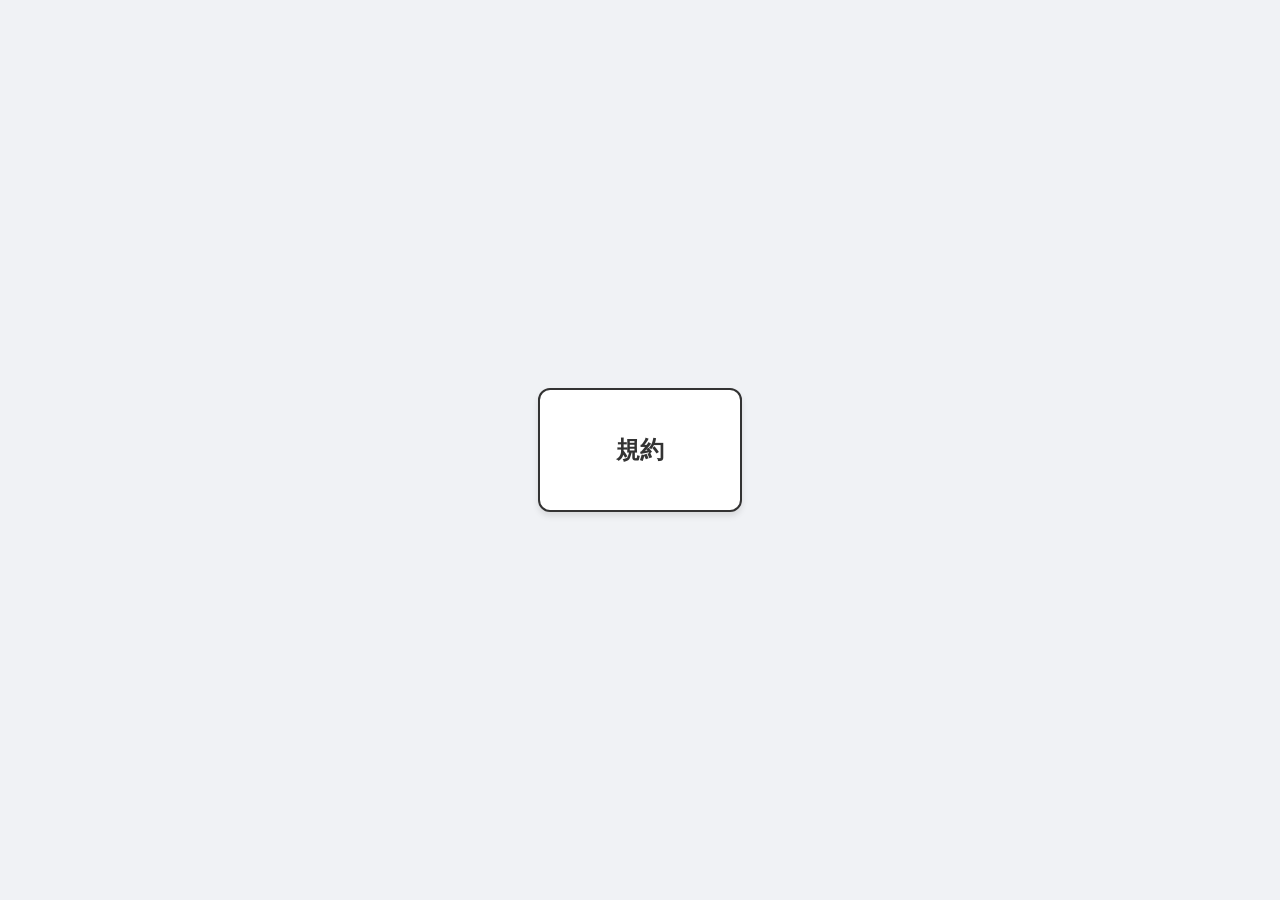
<file: index.html>
<!DOCTYPE html>
<html lang="ja">
<head>
    <meta charset="UTF-8">
    <meta name="viewport" content="width=device-width, initial-scale=1.0">
    <title>ホーム</title>
    <style>
        /* ページ全体の設定 */
        body {
            margin: 0;
            padding: 0;
            background-color: #f0f2f5; /* 薄いグレーの背景 */
            font-family: "Helvetica Neue", Arial, "Hiragino Kaku Gothic ProN", "Hiragino Sans", Meiryo, sans-serif;
            height: 100vh; /* 画面いっぱいの高さ */
            display: flex;
            justify-content: center; /* 横方向の中央揃え */
            align-items: center; /* 縦方向の中央揃え */
        }

        /* ボタンを囲むコンテナ */
        .button-container {
            display: flex;
            gap: 40px; /* ボタン同士の間隔 */
        }

        /* ボタンの共通デザイン */
        .big-button {
            display: flex;
            justify-content: center;
            align-items: center;
            width: 200px;  /* 幅 */
            height: 120px; /* 高さ */
            background-color: #ffffff;
            color: #333;
            text-decoration: none; /* 下線を消す */
            font-size: 24px;
            font-weight: bold;
            border: 2px solid #333; /* 枠線 */
            border-radius: 12px; /* 角丸 */
            box-shadow: 0 4px 6px rgba(0,0,0,0.1); /* 影 */
            transition: all 0.3s ease; /* アニメーション設定 */
        }

        /* ホバー時（マウスを乗せた時）の動き */
        .big-button:hover {
            background-color: #333;
            color: #fff;
            transform: translateY(-5px); /* 少し浮き上がる */
            box-shadow: 0 8px 12px rgba(0,0,0,0.2);
        }

        /* スマートフォン向けの調整 */
        @media (max-width: 600px) {
            .button-container {
                flex-direction: column; /* 縦並びにする */
            }
        }
    </style>
</head>
<body>

    <div class="button-container">
        <a href="kiyaku.html" class="big-button">規約</a>
    </div>

</body>
</html>
</file>
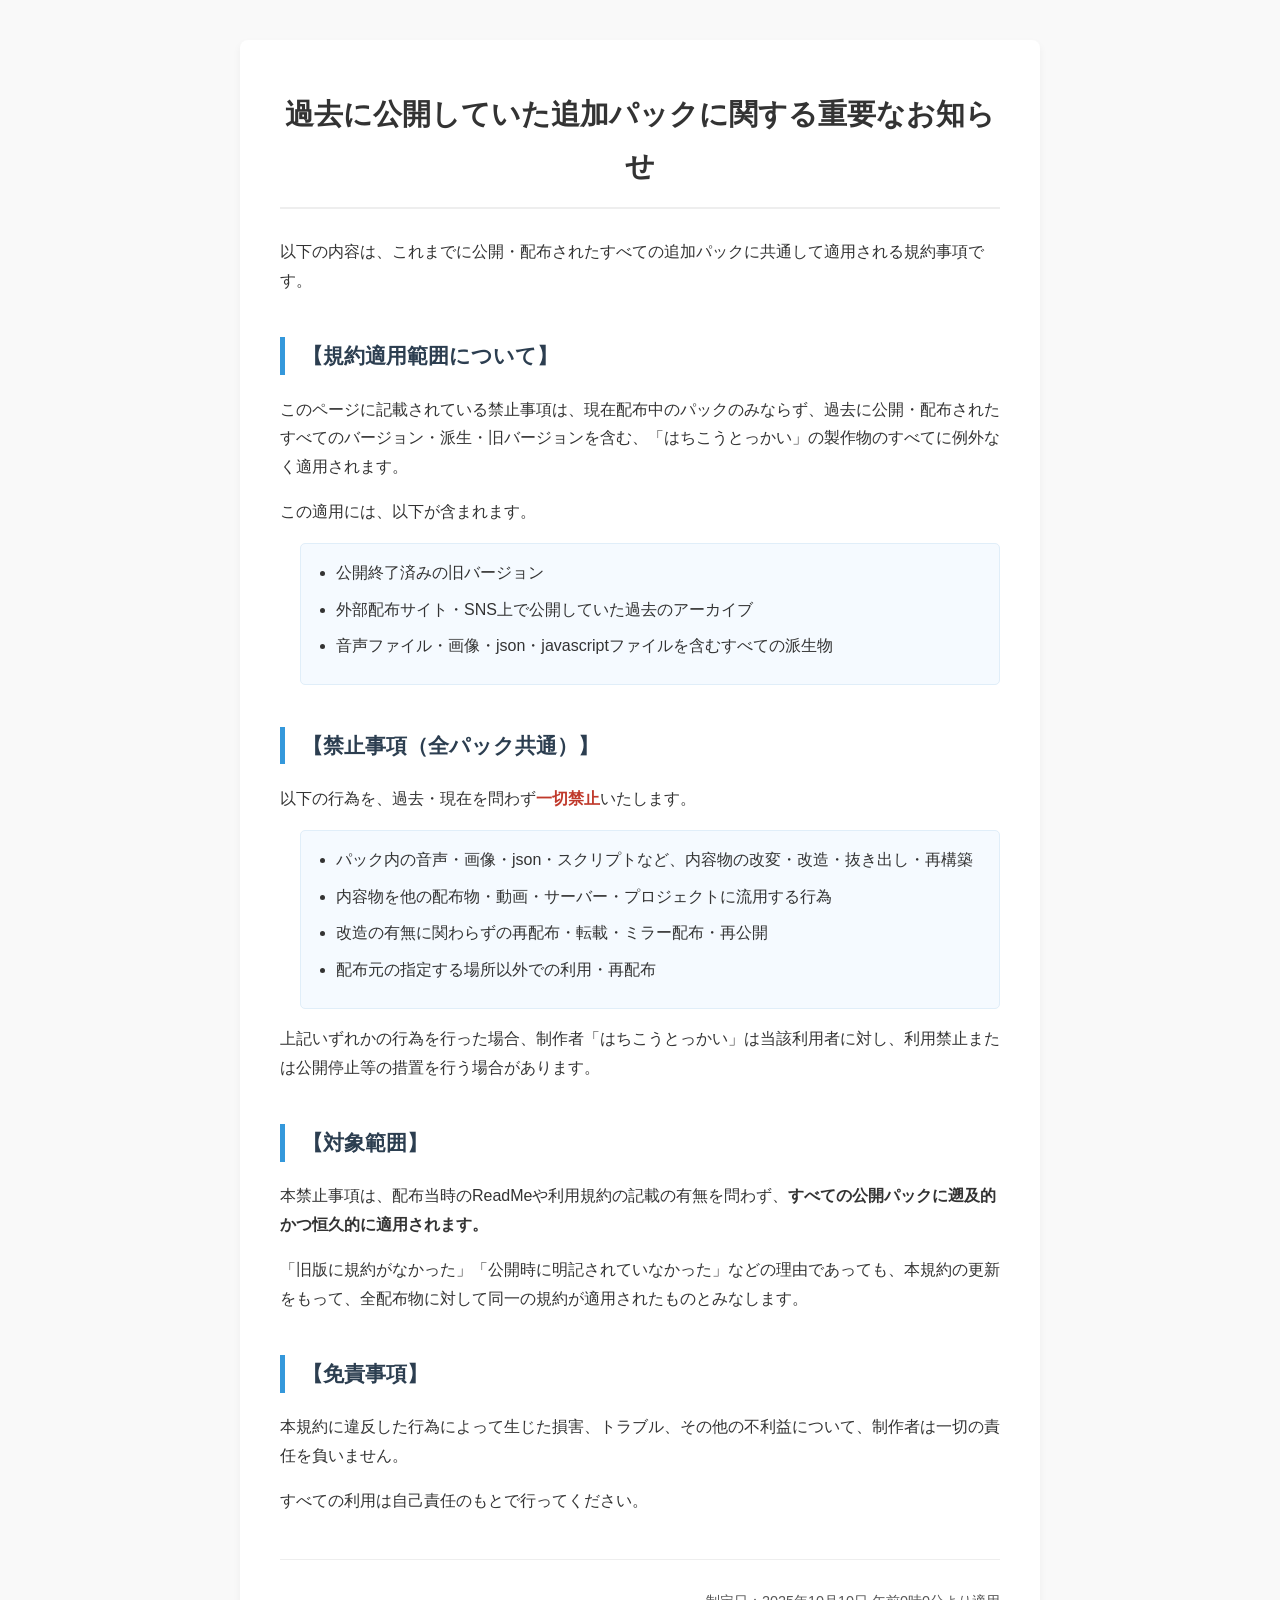
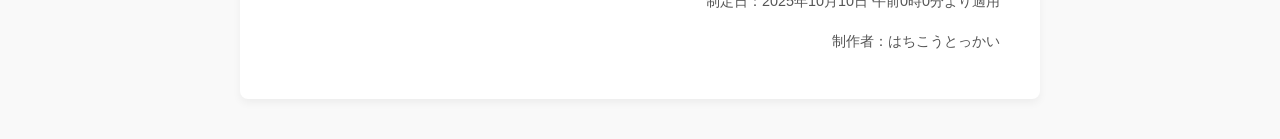
<file: kiyaku.html>
<!DOCTYPE html>
<html lang="ja">
<head>
    <meta charset="UTF-8">
    <meta name="viewport" content="width=device-width, initial-scale=1.0">
    <title>利用規約 | はちこうとっかい</title>
    <style>
        body {
            font-family: -apple-system, BlinkMacSystemFont, "Segoe UI", Roboto, "Helvetica Neue", Arial, "Noto Sans", sans-serif, "Apple Color Emoji", "Segoe UI Emoji", "Segoe UI Symbol", "Noto Color Emoji";
            line-height: 1.8;
            color: #333;
            max-width: 800px;
            margin: 40px auto;
            padding: 0 20px;
            background-color: #f9f9f9;
        }
        .container {
            background-color: #fff;
            padding: 30px 40px;
            border-radius: 8px;
            box-shadow: 0 4px 8px rgba(0,0,0,0.05);
        }
        h1 {
            font-size: 1.8em;
            text-align: center;
            border-bottom: 2px solid #eee;
            padding-bottom: 0.5em;
            margin-bottom: 1em;
        }
        h2 {
            font-size: 1.3em;
            color: #2c3e50;
            border-left: 5px solid #3498db;
            padding-left: 0.8em;
            margin-top: 2em;
            margin-bottom: 1em;
        }
        p {
            margin-bottom: 1em;
        }
        ul {
            list-style-type: disc;
            margin-left: 20px;
            padding-left: 1em;
            background-color: #f5faff;
            border: 1px solid #e0eef9;
            border-radius: 5px;
            padding: 15px 15px 15px 35px;
        }
        li {
            margin-bottom: 0.5em;
        }
        .warning {
            color: #c0392b;
            font-weight: bold;
        }
        .footer {
            text-align: right;
            margin-top: 3em;
            padding-top: 1em;
            border-top: 1px solid #eee;
            font-size: 0.9em;
            color: #555;
        }
    </style>
</head>
<body>

    <div class="container">
        <h1>過去に公開していた追加パックに関する重要なお知らせ</h1>
        
        <p>以下の内容は、これまでに公開・配布されたすべての追加パックに共通して適用される規約事項です。</p>

        <h2>【規約適用範囲について】</h2>
        <p>
            このページに記載されている禁止事項は、現在配布中のパックのみならず、過去に公開・配布されたすべてのバージョン・派生・旧バージョンを含む、「はちこうとっかい」の製作物のすべてに例外なく適用されます。
        </p>
        <p>この適用には、以下が含まれます。</p>
        <ul>
            <li>公開終了済みの旧バージョン</li>
            <li>外部配布サイト・SNS上で公開していた過去のアーカイブ</li>
            <li>音声ファイル・画像・json・javascriptファイルを含むすべての派生物</li>
        </ul>

        <h2>【禁止事項（全パック共通）】</h2>
        <p>以下の行為を、過去・現在を問わず<span class="warning">一切禁止</span>いたします。</p>
        <ul>
            <li>パック内の音声・画像・json・スクリプトなど、内容物の改変・改造・抜き出し・再構築</li>
            <li>内容物を他の配布物・動画・サーバー・プロジェクトに流用する行為</li>
            <li>改造の有無に関わらずの再配布・転載・ミラー配布・再公開</li>
            <li>配布元の指定する場所以外での利用・再配布</li>
        </ul>
        <p>
            上記いずれかの行為を行った場合、制作者「はちこうとっかい」は当該利用者に対し、利用禁止または公開停止等の措置を行う場合があります。
        </p>

        <h2>【対象範囲】</h2>
        <p>
            本禁止事項は、配布当時のReadMeや利用規約の記載の有無を問わず、<strong>すべての公開パックに遡及的かつ恒久的に適用されます。</strong>
        </p>
        <p>
            「旧版に規約がなかった」「公開時に明記されていなかった」などの理由であっても、本規約の更新をもって、全配布物に対して同一の規約が適用されたものとみなします。
        </p>

        <h2>【免責事項】</h2>
        <p>
            本規約に違反した行為によって生じた損害、トラブル、その他の不利益について、制作者は一切の責任を負いません。
        </p>
        <p>
            すべての利用は自己責任のもとで行ってください。
        </p>

        <div class="footer">
            <p>制定日：2025年10月10日 午前0時0分より適用</p>
            <p>制作者：はちこうとっかい</p>
        </div>
    </div>

</body>
</html>
</file>
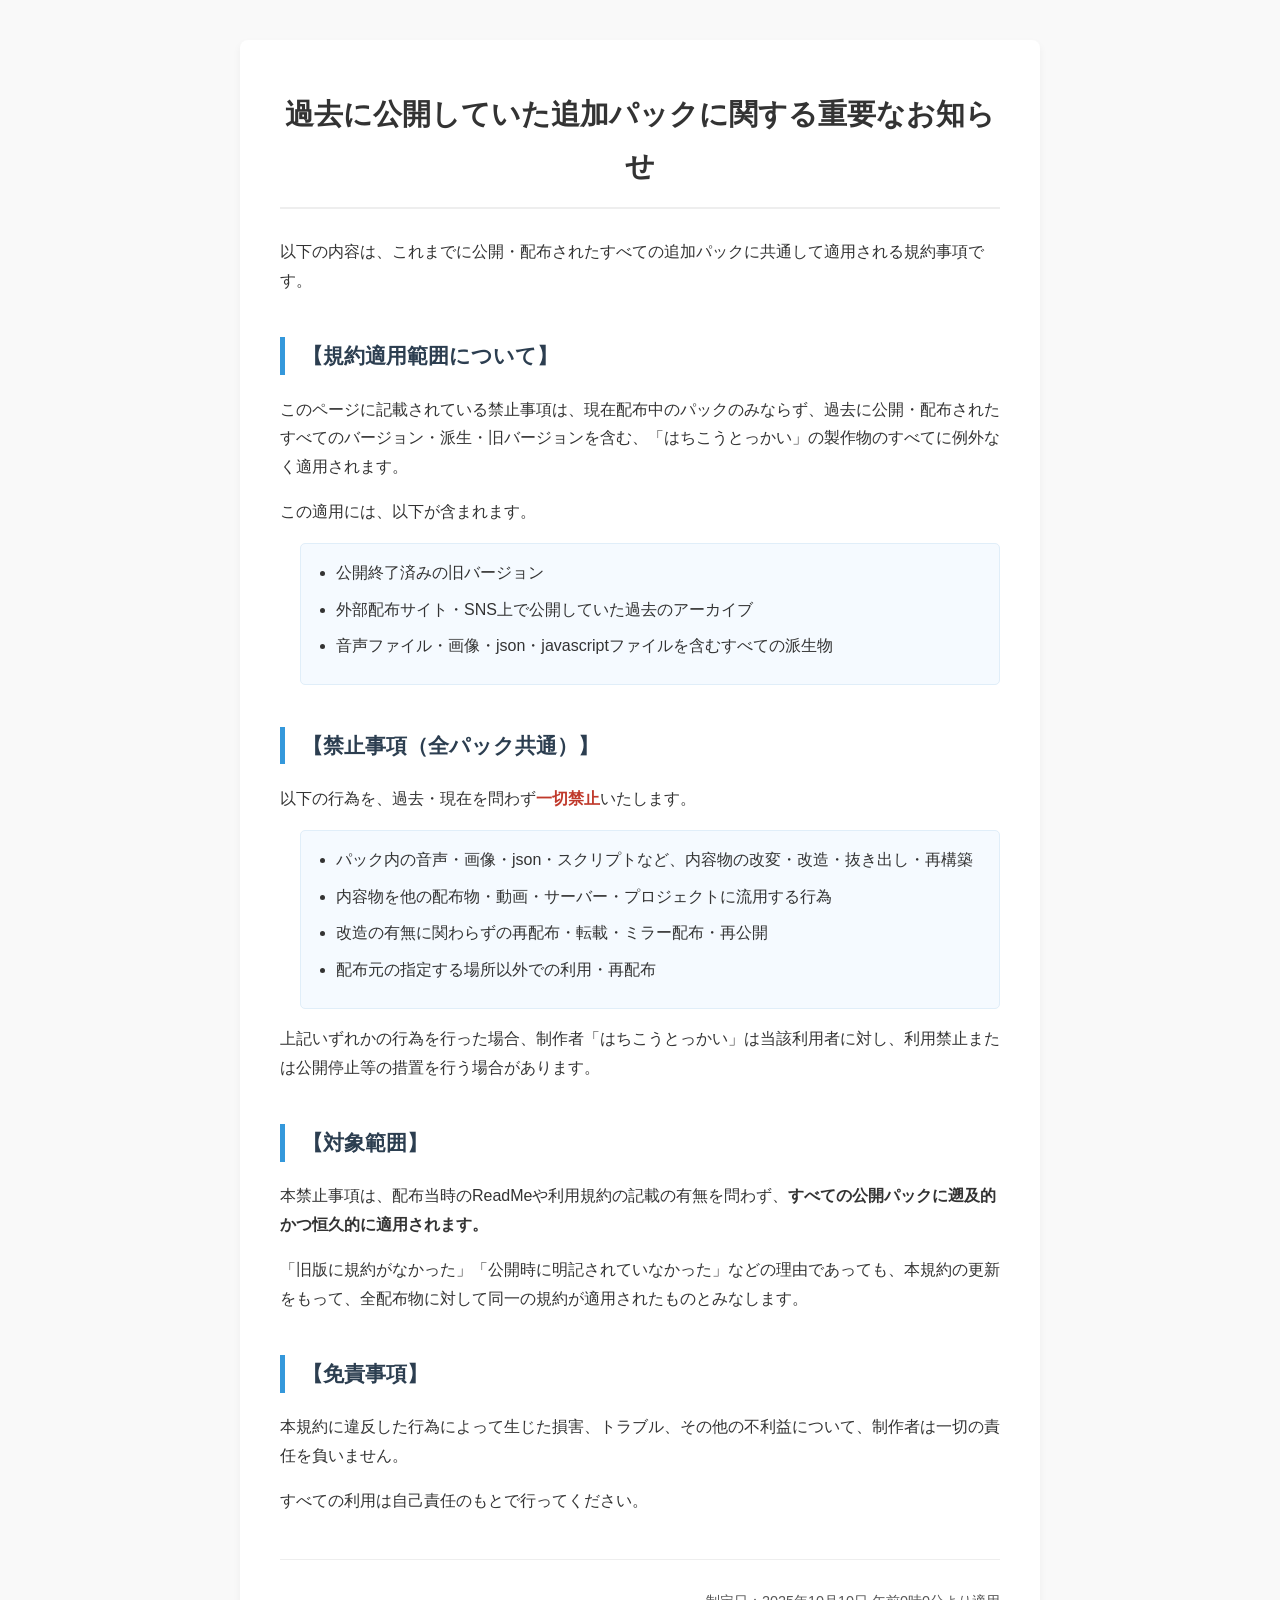
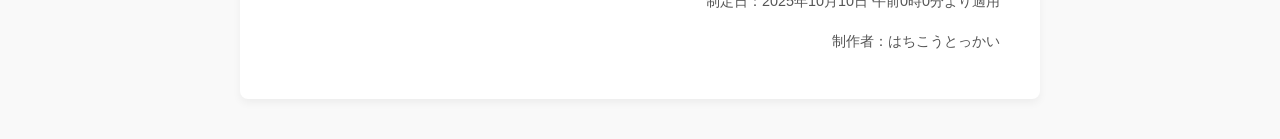
<file: 規約更新のお知らせ.html>
<!DOCTYPE html>
<html lang="ja">
<head>
    <meta charset="UTF-8">
    <meta name="viewport" content="width=device-width, initial-scale=1.0">
    <title>利用規約 | はちこうとっかい</title>
    <style>
        body {
            font-family: -apple-system, BlinkMacSystemFont, "Segoe UI", Roboto, "Helvetica Neue", Arial, "Noto Sans", sans-serif, "Apple Color Emoji", "Segoe UI Emoji", "Segoe UI Symbol", "Noto Color Emoji";
            line-height: 1.8;
            color: #333;
            max-width: 800px;
            margin: 40px auto;
            padding: 0 20px;
            background-color: #f9f9f9;
        }
        .container {
            background-color: #fff;
            padding: 30px 40px;
            border-radius: 8px;
            box-shadow: 0 4px 8px rgba(0,0,0,0.05);
        }
        h1 {
            font-size: 1.8em;
            text-align: center;
            border-bottom: 2px solid #eee;
            padding-bottom: 0.5em;
            margin-bottom: 1em;
        }
        h2 {
            font-size: 1.3em;
            color: #2c3e50;
            border-left: 5px solid #3498db;
            padding-left: 0.8em;
            margin-top: 2em;
            margin-bottom: 1em;
        }
        p {
            margin-bottom: 1em;
        }
        ul {
            list-style-type: disc;
            margin-left: 20px;
            padding-left: 1em;
            background-color: #f5faff;
            border: 1px solid #e0eef9;
            border-radius: 5px;
            padding: 15px 15px 15px 35px;
        }
        li {
            margin-bottom: 0.5em;
        }
        .warning {
            color: #c0392b;
            font-weight: bold;
        }
        .footer {
            text-align: right;
            margin-top: 3em;
            padding-top: 1em;
            border-top: 1px solid #eee;
            font-size: 0.9em;
            color: #555;
        }
    </style>
</head>
<body>

    <div class="container">
        <h1>過去に公開していた追加パックに関する重要なお知らせ</h1>
        
        <p>以下の内容は、これまでに公開・配布されたすべての追加パックに共通して適用される規約事項です。</p>

        <h2>【規約適用範囲について】</h2>
        <p>
            このページに記載されている禁止事項は、現在配布中のパックのみならず、過去に公開・配布されたすべてのバージョン・派生・旧バージョンを含む、「はちこうとっかい」の製作物のすべてに例外なく適用されます。
        </p>
        <p>この適用には、以下が含まれます。</p>
        <ul>
            <li>公開終了済みの旧バージョン</li>
            <li>外部配布サイト・SNS上で公開していた過去のアーカイブ</li>
            <li>音声ファイル・画像・json・javascriptファイルを含むすべての派生物</li>
        </ul>

        <h2>【禁止事項（全パック共通）】</h2>
        <p>以下の行為を、過去・現在を問わず<span class="warning">一切禁止</span>いたします。</p>
        <ul>
            <li>パック内の音声・画像・json・スクリプトなど、内容物の改変・改造・抜き出し・再構築</li>
            <li>内容物を他の配布物・動画・サーバー・プロジェクトに流用する行為</li>
            <li>改造の有無に関わらずの再配布・転載・ミラー配布・再公開</li>
            <li>配布元の指定する場所以外での利用・再配布</li>
        </ul>
        <p>
            上記いずれかの行為を行った場合、制作者「はちこうとっかい」は当該利用者に対し、利用禁止または公開停止等の措置を行う場合があります。
        </p>

        <h2>【対象範囲】</h2>
        <p>
            本禁止事項は、配布当時のReadMeや利用規約の記載の有無を問わず、<strong>すべての公開パックに遡及的かつ恒久的に適用されます。</strong>
        </p>
        <p>
            「旧版に規約がなかった」「公開時に明記されていなかった」などの理由であっても、本規約の更新をもって、全配布物に対して同一の規約が適用されたものとみなします。
        </p>

        <h2>【免責事項】</h2>
        <p>
            本規約に違反した行為によって生じた損害、トラブル、その他の不利益について、制作者は一切の責任を負いません。
        </p>
        <p>
            すべての利用は自己責任のもとで行ってください。
        </p>

        <div class="footer">
            <p>制定日：2025年10月10日 午前0時0分より適用</p>
            <p>制作者：はちこうとっかい</p>
        </div>
    </div>

</body>
</html>
</file>
